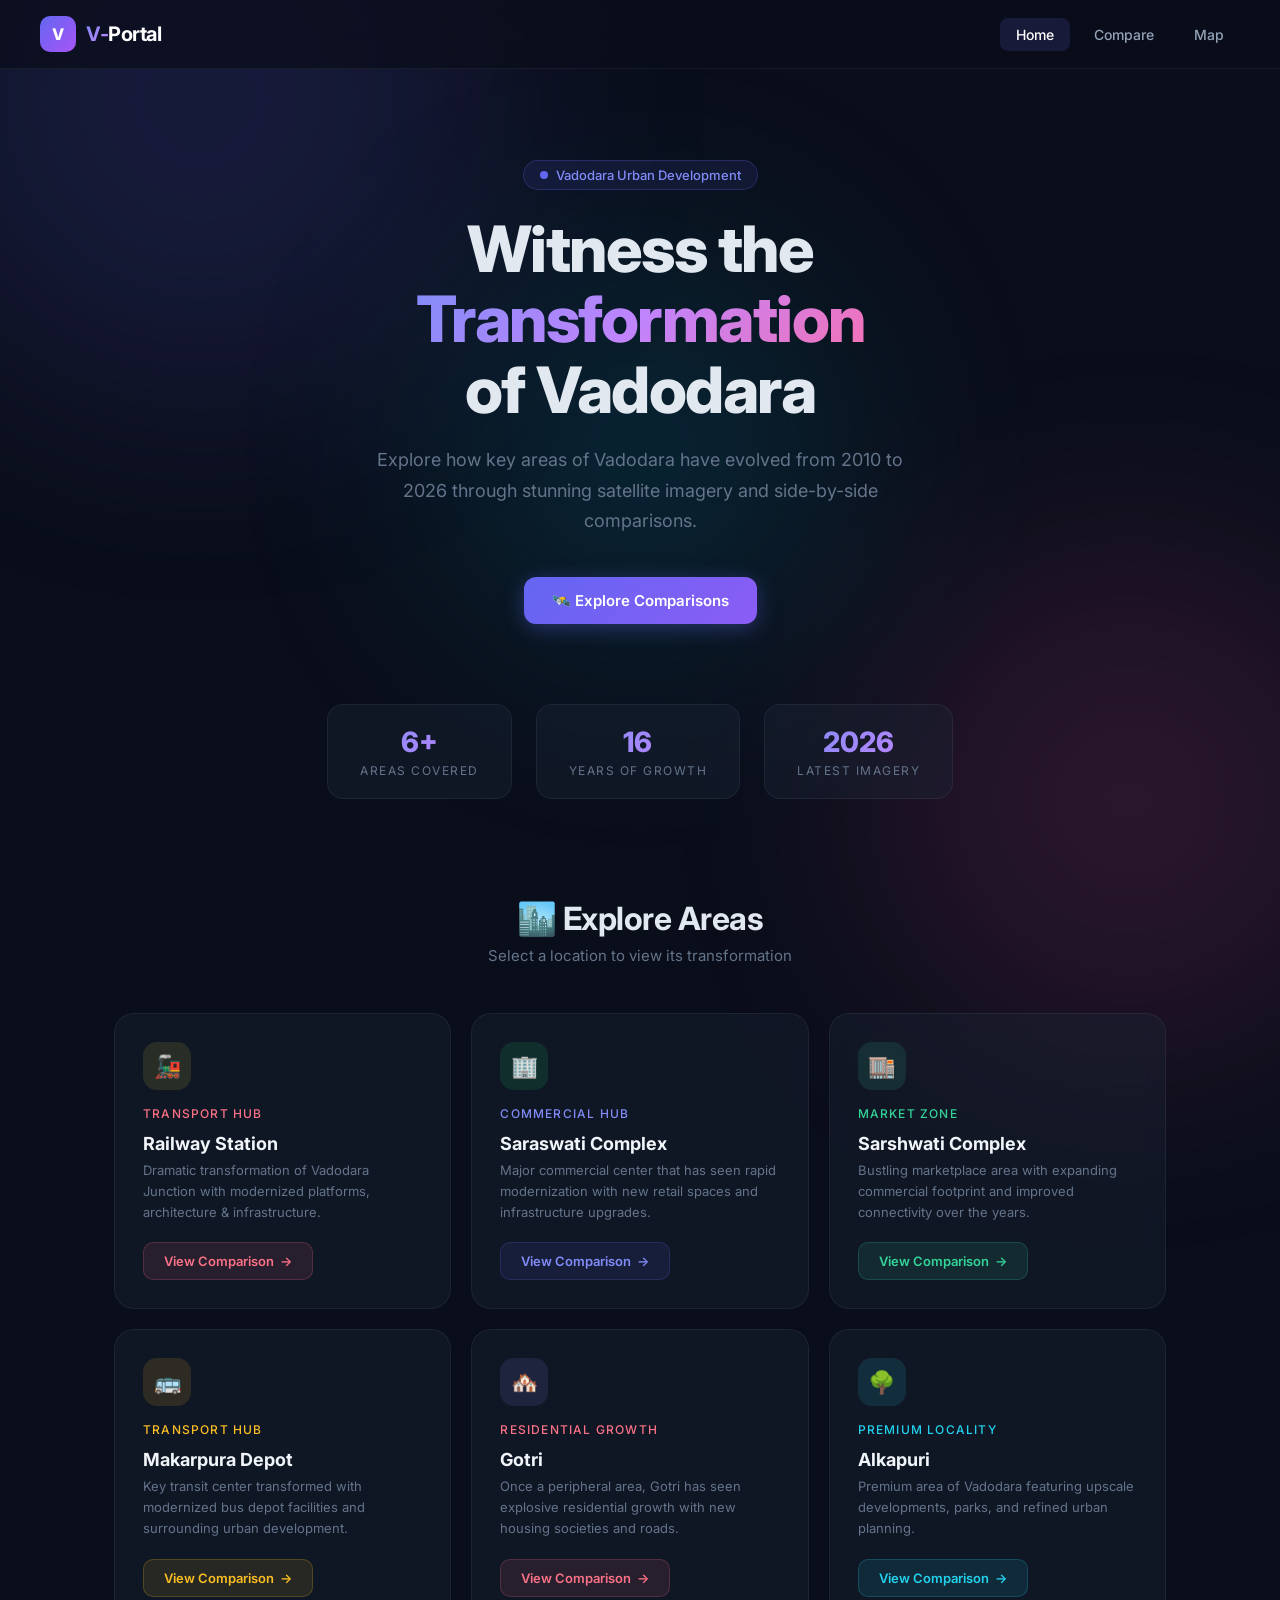
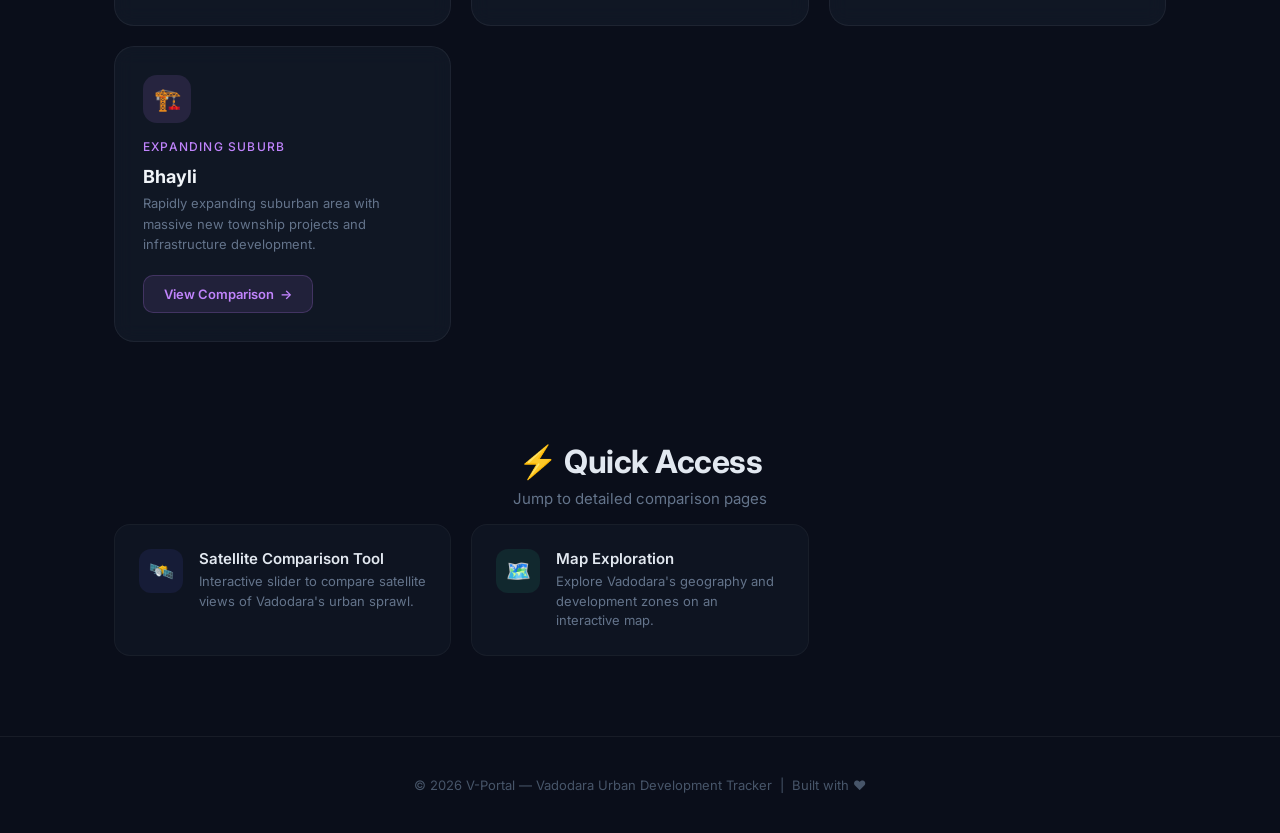
<file: index.html>
<!DOCTYPE html>
<html lang="en">

<head>
    <meta charset="UTF-8">
    <meta name="viewport" content="width=device-width, initial-scale=1.0">
    <title>V-Portal | Vadodara Urban Transform 2010–2026</title>
    <meta name="description"
        content="Explore Vadodara's incredible urban transformation from 2010 to 2026 through satellite imagery comparisons of key areas.">
    <link href="https://fonts.googleapis.com/css2?family=Inter:wght@300;400;500;600;700;800;900&display=swap"
        rel="stylesheet">
    <style>
        /* ===== Reset & Base ===== */
        *,
        *::before,
        *::after {
            margin: 0;
            padding: 0;
            box-sizing: border-box;
        }

        body {
            font-family: 'Inter', sans-serif;
            background: #0a0e1a;
            color: #e2e8f0;
            min-height: 100vh;
            overflow-x: hidden;
        }

        /* ===== Animated Background ===== */
        .bg-gradient {
            position: fixed;
            top: 0;
            left: 0;
            width: 100%;
            height: 100%;
            z-index: 0;
            pointer-events: none;
        }

        .bg-gradient .orb {
            position: absolute;
            border-radius: 50%;
            filter: blur(120px);
            opacity: 0.15;
            animation: float 20s ease-in-out infinite;
        }

        .bg-gradient .orb:nth-child(1) {
            width: 600px;
            height: 600px;
            background: #6366f1;
            top: -200px;
            left: -100px;
            animation-delay: 0s;
        }

        .bg-gradient .orb:nth-child(2) {
            width: 500px;
            height: 500px;
            background: #ec4899;
            bottom: -150px;
            right: -100px;
            animation-delay: -7s;
        }

        .bg-gradient .orb:nth-child(3) {
            width: 400px;
            height: 400px;
            background: #06b6d4;
            top: 50%;
            left: 50%;
            transform: translate(-50%, -50%);
            animation-delay: -14s;
        }

        @keyframes float {

            0%,
            100% {
                transform: translate(0, 0) scale(1);
            }

            25% {
                transform: translate(30px, -40px) scale(1.05);
            }

            50% {
                transform: translate(-20px, 20px) scale(0.95);
            }

            75% {
                transform: translate(40px, 30px) scale(1.02);
            }
        }

        /* ===== Navbar ===== */
        nav {
            position: fixed;
            top: 0;
            left: 0;
            width: 100%;
            z-index: 100;
            padding: 16px 40px;
            display: flex;
            align-items: center;
            justify-content: space-between;
            background: rgba(10, 14, 26, 0.7);
            backdrop-filter: blur(20px);
            border-bottom: 1px solid rgba(255, 255, 255, 0.06);
        }

        .logo {
            display: flex;
            align-items: center;
            gap: 10px;
            text-decoration: none;
        }

        .logo-icon {
            width: 36px;
            height: 36px;
            background: linear-gradient(135deg, #6366f1, #a855f7);
            border-radius: 10px;
            display: flex;
            align-items: center;
            justify-content: center;
            font-weight: 800;
            font-size: 16px;
            color: white;
        }

        .logo-text {
            font-size: 20px;
            font-weight: 700;
            color: white;
            letter-spacing: -0.5px;
        }

        .logo-text span {
            background: linear-gradient(135deg, #818cf8, #c084fc);
            -webkit-background-clip: text;
            -webkit-text-fill-color: transparent;
        }

        .nav-links {
            display: flex;
            align-items: center;
            gap: 8px;
        }

        .nav-links a {
            color: #94a3b8;
            text-decoration: none;
            font-size: 14px;
            font-weight: 500;
            padding: 8px 16px;
            border-radius: 8px;
            transition: all 0.3s;
        }

        .nav-links a:hover {
            color: white;
            background: rgba(255, 255, 255, 0.06);
        }

        .nav-links a.active {
            color: white;
            background: rgba(99, 102, 241, 0.15);
        }

        /* ===== Hero Section ===== */
        .hero {
            position: relative;
            z-index: 1;
            text-align: center;
            padding: 160px 20px 80px;
        }

        .hero-badge {
            display: inline-flex;
            align-items: center;
            gap: 8px;
            padding: 6px 16px;
            background: rgba(99, 102, 241, 0.1);
            border: 1px solid rgba(99, 102, 241, 0.25);
            border-radius: 100px;
            font-size: 13px;
            font-weight: 500;
            color: #818cf8;
            margin-bottom: 24px;
            animation: fadeInDown 0.8s ease-out;
        }

        .hero-badge .pulse {
            width: 8px;
            height: 8px;
            background: #6366f1;
            border-radius: 50%;
            animation: pulse 2s ease-in-out infinite;
        }

        @keyframes pulse {

            0%,
            100% {
                opacity: 1;
                transform: scale(1);
            }

            50% {
                opacity: 0.5;
                transform: scale(1.5);
            }
        }

        .hero h1 {
            font-size: clamp(36px, 6vw, 64px);
            font-weight: 800;
            letter-spacing: -1.5px;
            line-height: 1.1;
            margin-bottom: 20px;
            animation: fadeInUp 0.8s ease-out 0.2s both;
        }

        .hero h1 .gradient-text {
            background: linear-gradient(135deg, #818cf8 0%, #c084fc 50%, #f472b6 100%);
            -webkit-background-clip: text;
            -webkit-text-fill-color: transparent;
        }

        .hero p {
            font-size: 18px;
            color: #64748b;
            max-width: 560px;
            margin: 0 auto 40px;
            line-height: 1.7;
            animation: fadeInUp 0.8s ease-out 0.4s both;
        }

        .hero-actions {
            display: flex;
            align-items: center;
            justify-content: center;
            gap: 16px;
            flex-wrap: wrap;
            animation: fadeInUp 0.8s ease-out 0.6s both;
        }

        .btn {
            display: inline-flex;
            align-items: center;
            gap: 8px;
            padding: 14px 28px;
            font-family: 'Inter', sans-serif;
            font-size: 15px;
            font-weight: 600;
            border-radius: 12px;
            text-decoration: none;
            cursor: pointer;
            transition: all 0.3s ease;
            border: none;
        }

        .btn-primary {
            background: linear-gradient(135deg, #6366f1, #8b5cf6);
            color: white;
            box-shadow: 0 4px 20px rgba(99, 102, 241, 0.35);
        }

        .btn-primary:hover {
            transform: translateY(-2px);
            box-shadow: 0 8px 30px rgba(99, 102, 241, 0.5);
        }

        .btn-secondary {
            background: rgba(255, 255, 255, 0.05);
            color: #cbd5e1;
            border: 1px solid rgba(255, 255, 255, 0.1);
        }

        .btn-secondary:hover {
            background: rgba(255, 255, 255, 0.1);
            color: white;
            transform: translateY(-2px);
        }

        @keyframes fadeInUp {
            from {
                opacity: 0;
                transform: translateY(20px);
            }

            to {
                opacity: 1;
                transform: translateY(0);
            }
        }

        @keyframes fadeInDown {
            from {
                opacity: 0;
                transform: translateY(-10px);
            }

            to {
                opacity: 1;
                transform: translateY(0);
            }
        }

        /* ===== Stats Bar ===== */
        .stats-bar {
            position: relative;
            z-index: 1;
            display: flex;
            justify-content: center;
            gap: 24px;
            flex-wrap: wrap;
            padding: 0 20px 60px;
            animation: fadeInUp 0.8s ease-out 0.8s both;
        }

        .stat-item {
            text-align: center;
            padding: 20px 32px;
            background: rgba(30, 41, 59, 0.35);
            border: 1px solid rgba(255, 255, 255, 0.06);
            border-radius: 16px;
            backdrop-filter: blur(10px);
            min-width: 140px;
        }

        .stat-item .number {
            font-size: 28px;
            font-weight: 800;
            background: linear-gradient(135deg, #818cf8, #c084fc);
            -webkit-background-clip: text;
            -webkit-text-fill-color: transparent;
        }

        .stat-item .label {
            font-size: 12px;
            color: #64748b;
            text-transform: uppercase;
            letter-spacing: 1.5px;
            margin-top: 4px;
        }

        /* ===== Section Heading ===== */
        .section-heading {
            position: relative;
            z-index: 1;
            text-align: center;
            padding: 40px 20px 16px;
        }

        .section-heading h2 {
            font-size: 32px;
            font-weight: 700;
            letter-spacing: -0.5px;
            margin-bottom: 8px;
        }

        .section-heading p {
            color: #64748b;
            font-size: 15px;
        }

        /* ===== Area Cards Grid ===== */
        .areas-grid {
            position: relative;
            z-index: 1;
            display: grid;
            grid-template-columns: repeat(auto-fill, minmax(300px, 1fr));
            gap: 20px;
            max-width: 1100px;
            margin: 32px auto 60px;
            padding: 0 24px;
        }

        .area-card {
            position: relative;
            padding: 28px;
            background: rgba(30, 41, 59, 0.35);
            border: 1px solid rgba(255, 255, 255, 0.06);
            border-radius: 20px;
            backdrop-filter: blur(10px);
            transition: all 0.4s cubic-bezier(0.4, 0, 0.2, 1);
            overflow: hidden;
            cursor: default;
        }

        .area-card::before {
            content: '';
            position: absolute;
            top: 0;
            left: 0;
            right: 0;
            height: 3px;
            background: var(--accent);
            opacity: 0;
            transition: opacity 0.3s;
        }

        .area-card:hover {
            border-color: rgba(99, 102, 241, 0.3);
            transform: translateY(-4px);
            box-shadow: 0 12px 40px rgba(0, 0, 0, 0.3);
        }

        .area-card:hover::before {
            opacity: 1;
        }

        .area-icon {
            width: 48px;
            height: 48px;
            border-radius: 14px;
            display: flex;
            align-items: center;
            justify-content: center;
            font-size: 22px;
            margin-bottom: 16px;
            background: var(--accent-bg);
        }

        .area-card h3 {
            font-size: 18px;
            font-weight: 700;
            margin-bottom: 6px;
            color: #f1f5f9;
        }

        .area-card .area-type {
            font-size: 12px;
            font-weight: 500;
            color: var(--accent);
            text-transform: uppercase;
            letter-spacing: 1.2px;
            margin-bottom: 12px;
        }

        .area-card .area-desc {
            font-size: 13px;
            color: #64748b;
            line-height: 1.6;
            margin-bottom: 20px;
        }

        .area-card .btn-explore {
            display: inline-flex;
            align-items: center;
            gap: 6px;
            padding: 10px 20px;
            background: var(--accent-bg);
            color: var(--accent);
            font-family: 'Inter', sans-serif;
            font-size: 13px;
            font-weight: 600;
            border-radius: 10px;
            border: 1px solid var(--accent-border);
            cursor: pointer;
            transition: all 0.3s;
            text-decoration: none;
        }

        .area-card .btn-explore:hover {
            background: var(--accent);
            color: #0a0e1a;
            transform: translateX(4px);
        }

        .area-card .btn-explore .arrow {
            transition: transform 0.3s;
        }

        .area-card .btn-explore:hover .arrow {
            transform: translateX(3px);
        }

        /* Card color themes */
        .area-card.theme-indigo {
            --accent: #818cf8;
            --accent-bg: rgba(99, 102, 241, 0.1);
            --accent-border: rgba(99, 102, 241, 0.2);
        }

        .area-card.theme-emerald {
            --accent: #34d399;
            --accent-bg: rgba(52, 211, 153, 0.1);
            --accent-border: rgba(52, 211, 153, 0.2);
        }

        .area-card.theme-amber {
            --accent: #fbbf24;
            --accent-bg: rgba(251, 191, 36, 0.1);
            --accent-border: rgba(251, 191, 36, 0.2);
        }

        .area-card.theme-rose {
            --accent: #fb7185;
            --accent-bg: rgba(251, 113, 133, 0.1);
            --accent-border: rgba(251, 113, 133, 0.2);
        }

        .area-card.theme-cyan {
            --accent: #22d3ee;
            --accent-bg: rgba(34, 211, 238, 0.1);
            --accent-border: rgba(34, 211, 238, 0.2);
        }

        .area-card.theme-violet {
            --accent: #c084fc;
            --accent-bg: rgba(192, 132, 252, 0.1);
            --accent-border: rgba(192, 132, 252, 0.2);
        }

        /* ===== Quick Links / Feature Section ===== */
        .features {
            position: relative;
            z-index: 1;
            max-width: 1100px;
            margin: 0 auto 80px;
            padding: 0 24px;
        }

        .features-grid {
            display: grid;
            grid-template-columns: repeat(auto-fill, minmax(320px, 1fr));
            gap: 20px;
        }

        .feature-card {
            display: flex;
            align-items: flex-start;
            gap: 16px;
            padding: 24px;
            background: rgba(30, 41, 59, 0.25);
            border: 1px solid rgba(255, 255, 255, 0.04);
            border-radius: 16px;
            transition: all 0.3s;
            text-decoration: none;
            color: inherit;
        }

        .feature-card:hover {
            background: rgba(30, 41, 59, 0.45);
            border-color: rgba(255, 255, 255, 0.08);
            transform: translateY(-2px);
        }

        .feature-icon {
            flex-shrink: 0;
            width: 44px;
            height: 44px;
            border-radius: 12px;
            display: flex;
            align-items: center;
            justify-content: center;
            font-size: 20px;
        }

        .feature-card h4 {
            font-size: 15px;
            font-weight: 600;
            margin-bottom: 4px;
            color: #e2e8f0;
        }

        .feature-card p {
            font-size: 13px;
            color: #64748b;
            line-height: 1.5;
        }

        /* ===== Footer ===== */
        footer {
            position: relative;
            z-index: 1;
            text-align: center;
            padding: 40px 20px;
            border-top: 1px solid rgba(255, 255, 255, 0.06);
        }

        footer p {
            color: #475569;
            font-size: 13px;
        }

        footer a {
            color: #818cf8;
            text-decoration: none;
        }

        /* ===== Responsive ===== */
        @media (max-width: 768px) {
            nav {
                padding: 12px 20px;
            }

            .hero {
                padding: 130px 16px 60px;
            }

            .hero h1 {
                font-size: 32px;
            }

            .hero p {
                font-size: 15px;
            }

            .areas-grid {
                grid-template-columns: 1fr;
            }

            .features-grid {
                grid-template-columns: 1fr;
            }

            .stats-bar {
                gap: 12px;
            }

            .stat-item {
                min-width: 110px;
                padding: 14px 20px;
            }

            .nav-links {
                display: none;
            }
        }

        /* ===== Scroll animations ===== */
        .fade-in-section {
            opacity: 0;
            transform: translateY(20px);
            transition: opacity 0.6s ease-out, transform 0.6s ease-out;
        }

        .fade-in-section.visible {
            opacity: 1;
            transform: translateY(0);
        }
    </style>
</head>

<body>

    <!-- Animated Background -->
    <div class="bg-gradient">
        <div class="orb"></div>
        <div class="orb"></div>
        <div class="orb"></div>
    </div>

    <!-- Navbar -->
    <nav>
        <a href="index.html" class="logo">
            <div class="logo-icon">V</div>
            <div class="logo-text"><span>V-</span>Portal</div>
        </a>
        <div class="nav-links">
            <a href="index.html" class="active">Home</a>
            <a href="compare.html">Compare</a>
            <a href="leaflet.html">Map</a>
        </div>
    </nav>

    <!-- Hero Section -->
    <section class="hero" id="hero">
        <div class="hero-badge">
            <div class="pulse"></div>
            Vadodara Urban Development
        </div>
        <h1>
            Witness the<br>
            <span class="gradient-text">Transformation</span><br>
            of Vadodara
        </h1>
        <p>Explore how key areas of Vadodara have evolved from 2010 to 2026 through stunning satellite imagery and
            side-by-side comparisons.</p>
        <div class="hero-actions">
            <a href="compare.html" class="btn btn-primary" id="btn-explore-all">
                🛰️ Explore Comparisons
            </a>
        </div>
    </section>

    <!-- Stats Bar -->
    <div class="stats-bar">
        <div class="stat-item">
            <div class="number">6+</div>
            <div class="label">Areas Covered</div>
        </div>
        <div class="stat-item">
            <div class="number">16</div>
            <div class="label">Years of Growth</div>
        </div>
        <div class="stat-item">
            <div class="number">2026</div>
            <div class="label">Latest Imagery</div>
        </div>
    </div>

    <!-- Area Section -->
    <div class="section-heading fade-in-section">
        <h2>🏙️ Explore Areas</h2>
        <p>Select a location to view its transformation</p>
    </div>

    <div class="areas-grid">

        <!-- Railway Station -->
        <div class="area-card theme-rose fade-in-section" id="card-railway">
            <div class="area-icon" style="background: rgba(208, 214, 40, 0.12);">🚂</div>
            <div class="area-type">Transport Hub</div>
            <h3>Railway Station</h3>
            <p class="area-desc">Dramatic transformation of Vadodara Junction with modernized platforms, architecture &
                infrastructure.</p>
            <a href="railway-compare.html" class="btn-explore" id="btn-railway">
                View Comparison <span class="arrow">→</span>
            </a>
        </div>

        <!-- Saraswati Complex -->
        <div class="area-card theme-indigo fade-in-section" id="card-saraswati">
            <div class="area-icon" style="background: rgba(23, 212, 93, 0.12);">🏢</div>
            <div class="area-type">Commercial Hub</div>
            <h3>Saraswati Complex</h3>
            <p class="area-desc">Major commercial center that has seen rapid modernization with new retail spaces and
                infrastructure upgrades.</p>
            <a href="sarshwati-compare.html" class="btn-explore" id="btn-saraswati">
                View Comparison <span class="arrow">→</span>
            </a>
        </div>

        <!-- Sarshwati Complex -->
        <div class="area-card theme-emerald fade-in-section" id="card-sarshwati">
            <div class="area-icon" style="background: rgba(52,211,153,0.12);">🏬</div>
            <div class="area-type">Market Zone</div>
            <h3>Sarshwati Complex</h3>
            <p class="area-desc">Bustling marketplace area with expanding commercial footprint and improved connectivity
                over the years.</p>
            <a href="sarshwati-compare.html" class="btn-explore" id="btn-sarshwati">
                View Comparison <span class="arrow">→</span>
            </a>
        </div>

        <!-- Makarpura Depot -->
        <div class="area-card theme-amber fade-in-section" id="card-makarpura">
            <div class="area-icon" style="background: rgba(251,191,36,0.12);">🚌</div>
            <div class="area-type">Transport Hub</div>
            <h3>Makarpura Depot</h3>
            <p class="area-desc">Key transit center transformed with modernized bus depot facilities and surrounding
                urban development.</p>
            <a href="makarpura-compare.html" class="btn-explore" id="btn-makarpura">
                View Comparison <span class="arrow">→</span>
            </a>
        </div>

        <!-- Gotri -->
        <div class="area-card theme-rose fade-in-section" id="card-gotri">
            <div class="area-icon" style="background: rgba(140, 135, 247, 0.12);">🏘️</div>
            <div class="area-type">Residential Growth</div>
            <h3>Gotri</h3>
            <p class="area-desc">Once a peripheral area, Gotri has seen explosive residential growth with new housing
                societies and roads.</p>
            <a href="gotri-compare.html" class="btn-explore" id="btn-gotri">
                View Comparison <span class="arrow">→</span>
            </a>
        </div>

        <!-- Alkapuri -->
        <div class="area-card theme-cyan fade-in-section" id="card-alkapuri">
            <div class="area-icon" style="background: rgba(34,211,238,0.12);">🌳</div>
            <div class="area-type">Premium Locality</div>
            <h3>Alkapuri</h3>
            <p class="area-desc">Premium area of Vadodara featuring upscale developments, parks, and refined urban
                planning.</p>
            <a href="alkapuri-compare.html" class="btn-explore" id="btn-alkapuri">
                View Comparison <span class="arrow">→</span>
            </a>
        </div>

        <!-- Bhayli -->
        <div class="area-card theme-violet fade-in-section" id="card-bhayli">
            <div class="area-icon" style="background: rgba(192,132,252,0.12);">🏗️</div>
            <div class="area-type">Expanding Suburb</div>
            <h3>Bhayli</h3>
            <p class="area-desc">Rapidly expanding suburban area with massive new township projects and infrastructure
                development.</p>
            <a href="bhayli-compare.html" class="btn-explore" id="btn-bhayli">
                View Comparison <span class="arrow">→</span>
            </a>
        </div>

    </div>

    <!-- Quick Links Section -->
    <div class="section-heading fade-in-section">
        <h2>⚡ Quick Access</h2>
        <p>Jump to detailed comparison pages</p>
    </div>

    <div class="features">
        <div class="features-grid">

            <a href="compare.html" class="feature-card fade-in-section" id="link-satellite-compare">
                <div class="feature-icon" style="background: rgba(99,102,241,0.1);">🛰️</div>
                <div>
                    <h4>Satellite Comparison Tool</h4>
                    <p>Interactive slider to compare satellite views of Vadodara's urban sprawl.</p>
                </div>
            </a>
            <a href="leaflet.html" class="feature-card fade-in-section" id="link-map-view">
                <div class="feature-icon" style="background: rgba(52,211,153,0.1);">🗺️</div>
                <div>
                    <h4>Map Exploration</h4>
                    <p>Explore Vadodara's geography and development zones on an interactive map.</p>
                </div>
            </a>
        </div>
    </div>

    <!-- Footer -->
    <footer>
        <p>© 2026 V-Portal — Vadodara Urban Development Tracker &nbsp;|&nbsp; Built with ❤️</p>
    </footer>

    <!-- Scroll animation script -->
    <script>
        // Intersection Observer for fade-in animations
        const observer = new IntersectionObserver((entries) => {
            entries.forEach((entry, index) => {
                if (entry.isIntersecting) {
                    // Stagger animations
                    setTimeout(() => {
                        entry.target.classList.add('visible');
                    }, index * 80);
                    observer.unobserve(entry.target);
                }
            });
        }, {
            threshold: 0.1,
            rootMargin: '0px 0px -40px 0px'
        });

        document.querySelectorAll('.fade-in-section').forEach(el => {
            observer.observe(el);
        });
    </script>

</body>

</html>
</file>
